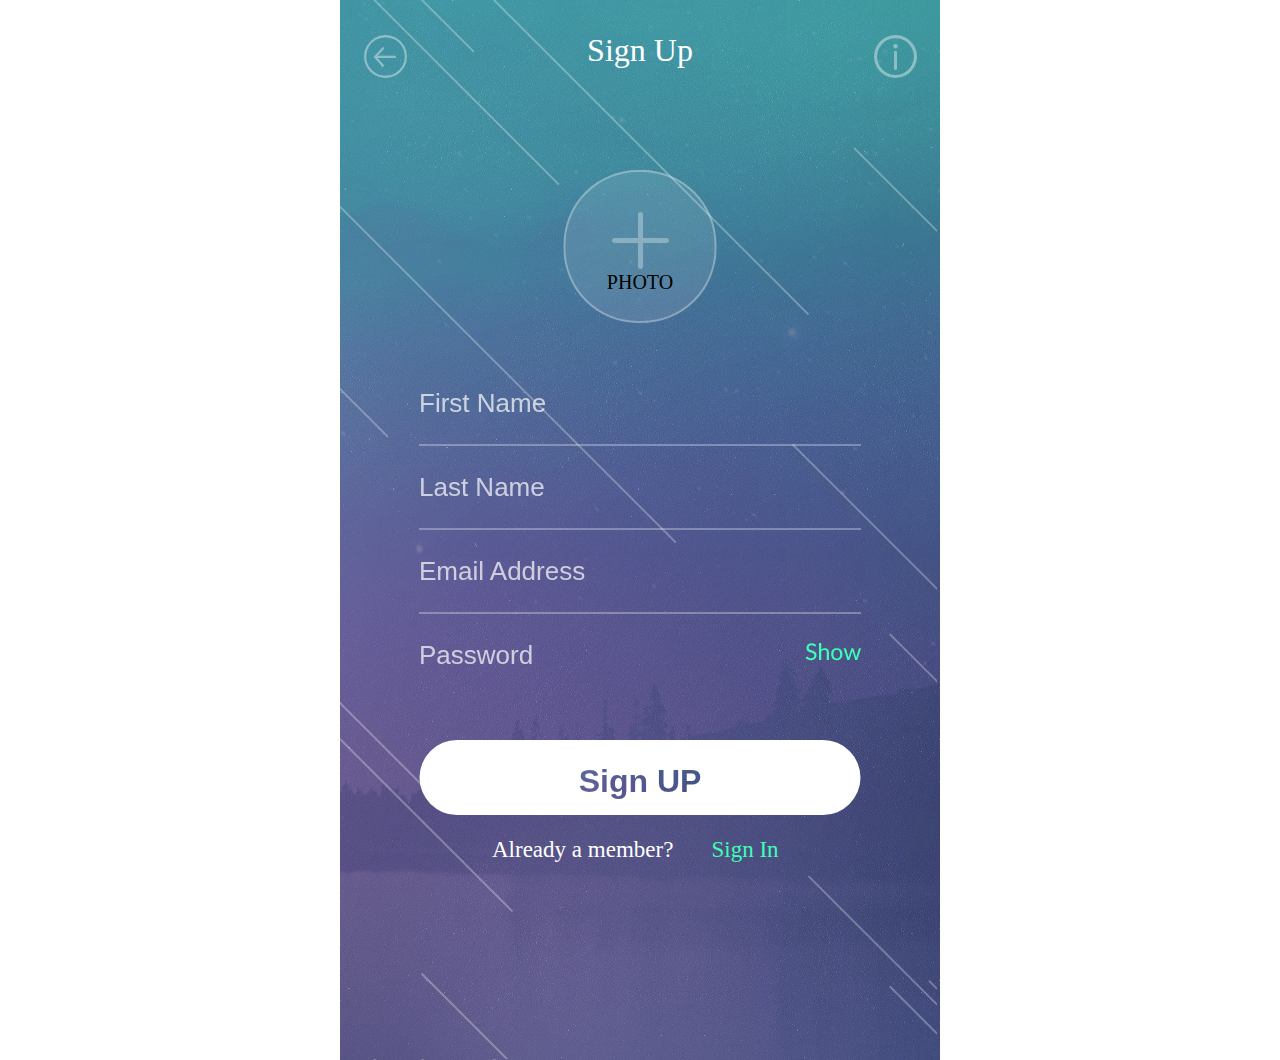
<file: sign-mrz-JsEdition/sign.html>
<!DOCTYPE html>
<html>

<head>
    <meta charset="UTF-8">
    <title>Sign Up</title>
    <link rel="stylesheet" href="style.css">
</head>

<body>

    <div class="page background">
        <!-- 背景模块 -->
        <div class="backgroundStyle backgroundMeteor"></div>
        <div class="backgroundStyle blackBorder"></div>
        <!-- 背景模块 -->

        <!-- 头部 -->
        <div class="header">
            <div class="iconfont iconl">
                <a href=""><span>&#xe8a6;</span></a>
            </div>
            <p class="headtxt">Sign Up</p>
            <div class="iconfont iconr">
                <a href=""><span>&#xe650;</span></a>
            </div>
        </div>
        <!-- 头部 -->
        <!-- 照片 -->
        <div class="selectionOne">
            <div id="mul">
                <span class="iconfont">&#xe613;</span>
            </div>
            <p class="selectionOneTxt">PHOTO
            <p>
        </div>
        <!-- 照片 -->
        <!-- 输入框 -->
        <div class="selectionTwo">
            <div>
                <input type="text" name="First Name" placeholder="First Name" class="inputBox line" />
            </div>

            <div>
                <input type="text" name="Last Name" placeholder="Last Name" class="inputBox line" />
            </div>

            <div>
                <input type="email" name="Email Address" placeholder="Email Address" class="inputBox line" />
            </div>

            <div>
                <label for="">
                    <img src="img/Show.png" alt="" class="show" id="eye">
                </label>
                <input type="password" name="password" placeholder="Password" class="inputBox" id="pwd" />
            </div>

            <!-- 设置password和text属性 -->
            <script>
                // 1.获取元素
                var eye = document.getElementById('eye');
                var pwd = document.getElementById('pwd');
                // 2.注册事件 处理程序
                var flag = 0;
                eye.onclick = function () {
                    // 点击一次之后，flag一定要变化
                    if (flag == 0) {
                        pwd.type = 'text';
                        eye.src = 'img/Hide.png';
                        flag = 1; //赋值操作
                    } else {
                        pwd.type = 'password';
                        eye.src = 'img/Show.png';
                        flag = 0;
                    }
                }
            </script>
            <!-- 设置password和text属性 -->
        </div>
        <!-- 输入框 -->
        <!-- 按钮 -->
        <div class="selectionThree">
            <button class="button" type="submit">
                <h1>Sign UP</h1>
            </button>
        </div>
        <!-- 按钮 -->
        <!-- 底部文字 -->
        <div class="footer">
            <p class="footTxt1">Already a member?</p>
            <a href="" class="footTxt2">Sign In</a>
        </div>
        <!-- 底部文字 -->
    </div>
</body>

</html>
</file>
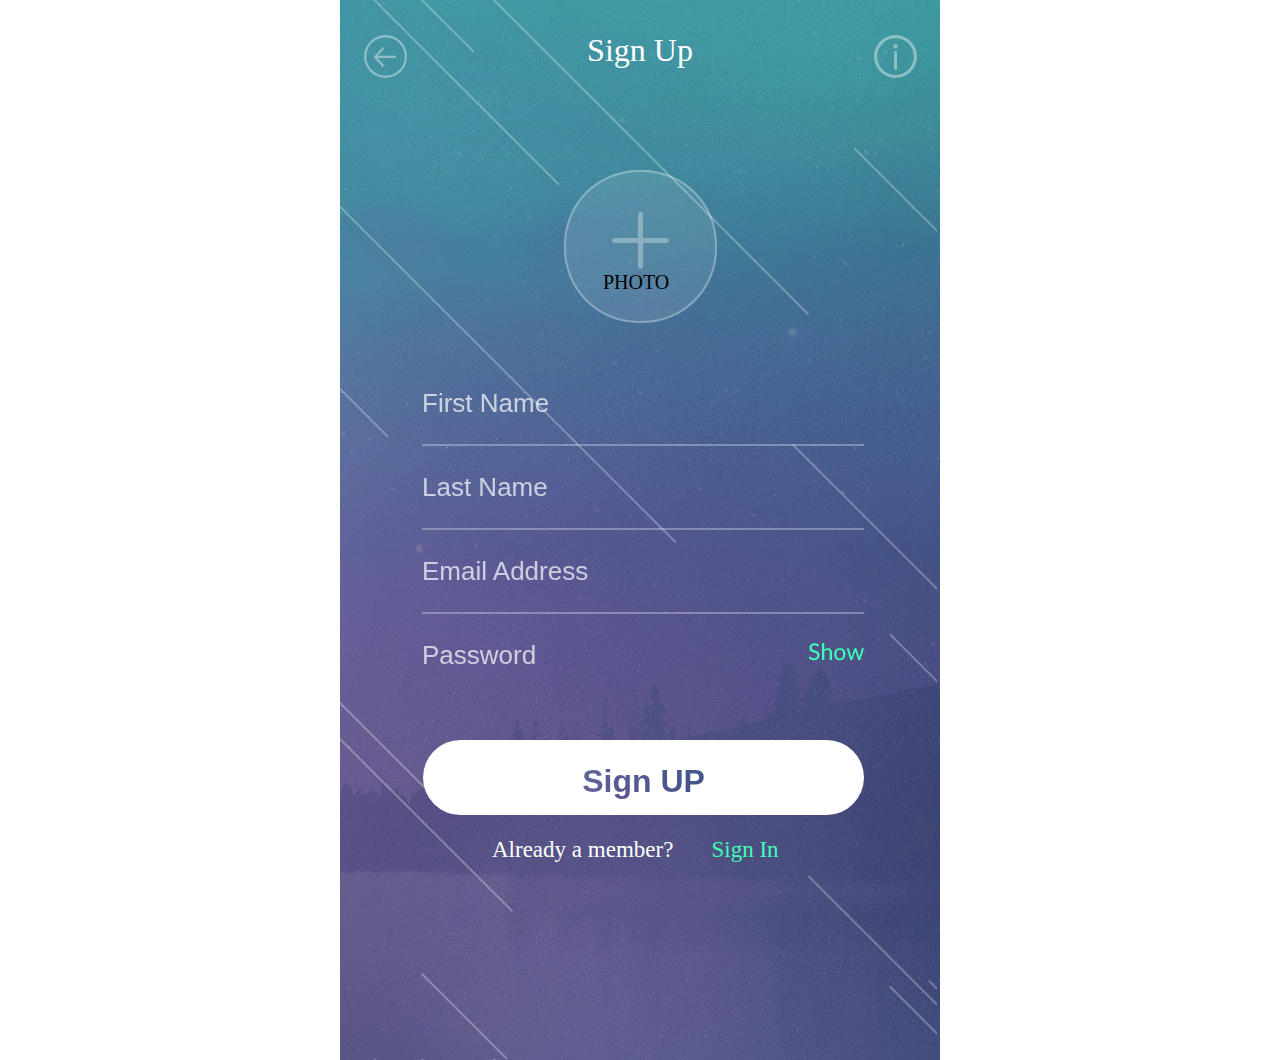
<file: sign/sign.html>
<!DOCTYPE html>
<html>

<head>
    <meta charset="UTF-8">
    <title>Sign Up</title>
    <link rel="stylesheet" href="style.css">
</head>

<body>

    <div class="page bg">
    <div class="back back1"></div>
    <div class="back back2"></div>
        <div class="header">
            <div class="iconfont iconl">
                <span>&#xe8a6;</span>
                <a href="" class="linkIconl"></a>
            </div>
            <p class="headtxt">Sign Up</p>
            <div class="iconfont iconr">
                <span>&#xe650;</span>
                <a href="" class="linkIconr"></a>
            </div>
        </div>
        <div class="selectionOne">
            <div id="mul">
                <span class="iconfont">&#xe613;</span>
            </div>
            <p class="selectionOneTxt">PHOTO
            <p>
        </div>
        <div class="selectionSec">
            <div>
                <input type="text" name="First Name" placeholder="First Name" class="inputBox line" />
            </div>
            <div>
                <input type="text" name="Last Name" placeholder="Last Name" class="inputBox line" />
            </div>
            <div>
                <input type="email" name="Email Address" placeholder="Email Address" class="inputBox line" />
            </div>
            <div>
                <label for="">
                    <img src="img/Show.png" alt="" class="show" id="eye">
                </label>
                <input type="password" name="password" placeholder="Password" class="inputBox" id="pwd" />
            </div>
            <script>
                // 1.获取元素
                var eye = document.getElementById('eye');
                var pwd = document.getElementById('pwd');
                // 2.注册事件 处理程序
                var flag = 0;
                eye.onclick = function () {
                    // 点击一次之后，flag一定要变化
                    if (flag == 0) {
                        pwd.type = 'text';
                        eye.src = 'img/Hide.png';
                        flag = 1; //赋值操作
                    } else {
                        pwd.type = 'password';
                        eye.src = 'img/Show.png';
                        flag = 0;
                    }
                }
            </script>
        </div>
        <div class="selectionThr">
            <button class="button" type="submit">
                <h1>Sign UP</h1>
            </button>
        </div>
        <div class="footer">
            <p class="footTxt1">Already a member?</p>
            <a class="footTxt2">Sign In</a>
        </div>
    </div>
</body>

</html>
</file>
<file: sign-mrz-JsEdition/style.css>
/* 基础设置开始 */
* {
    margin: 0;
    padding: 0;
    border: 0;
}

input {
    font-size: 26px;
    color: white;
}

button {
    cursor: pointer;
}

/* 隐藏小眼睛 */
input[type="password"]::-ms-reveal {
    display: none;
}

input[type="password"]::-ms-clear {
    display: none;
}

input[type="password"]::-o-clear {
    display: none;
}

/* 隐藏小眼睛 */
a {
    z-index: 100;
    text-decoration: none;
    color: white;
}

@font-face {
    font-family: 'iconfont';
    src: url('font/iconfont.woff2?t=1669304772186') format('woff2'),
        url('font/iconfont.woff?t=1669304772186') format('woff'),
        url('font/iconfont.ttf?t=1669304772186') format('truetype');
}

.page {
    position: relative;
    margin: auto;
    height: 1060px;
    justify-content: center;
}

.iconfont {
    position: absolute;
    font-family: "iconfont" !important;
    /* font-size: 16px; */
    font-style: normal;
    -webkit-font-smoothing: antialiased;
    -moz-osx-font-smoothing: grayscale;
    opacity: 0.4;
}

/* 基础设置结束 */



/* 背景设置开始 */
.background {
    background: url(img/Background.png) no-repeat;
    width: 600px;
}

.backgroundStyle {
    position: absolute;
    top: 0;
    width: 600px;
    height: 1060px;
}

.backgroundMeteor {
    background: url(img/bg1.png);
}

.blackBorder {
    background: url(img/bg2.png);
    opacity: 0.01;
}

/* 背景设置结束 */



/* 头部设置 */
.header {
    position: absolute;
    top: 32px;
    width: 600px;
    height: 49px;
    text-align: center;
    font-family: Lato Medium;
    font-size: 32px;
    color: white;
}

/* 退出图标设置 */
.header .iconl {
    top: 0;
    left: 21px;
    width: 49px;
    height: 49px;
    border-radius: 24.5px;
    font-size: 49px;
}

/* 头部文本 */
.header .headtxt {
    top: 8px;
    font-family: Lato Medium;
    font-size: 32px;
}

/* 详情页图标设置 */
.header .iconr {
    top: 0;
    right: 20px;
    width: 49px;
    height: 49px;
    border-radius: 24.5px;
    font-size: 49px;
}

/* 头部结束 */



/* selectionOne即photo部分开始 */
.selectionOne {
    position: relative;
    top: 170px;
    left: 50%;
    transform: translateX(-50%);
    width: 149px;
    height: 149px;
    background-color: rgba(255, 255, 255, 0.1);
    border: 2PX SOLID rgba(255, 255, 255, 0.3);
    border-radius: 74.5px;
    cursor: pointer;
}

/* 大加号设置 */
.selectionOne #mul {
    position: absolute;
    margin: auto;
    top: 36px;
    left: 50%;
    transform: translateX(-50%);
    width: 65px;
    height: 65px;
    font-size: 65px;
    color: white;
    opacity: 0.8;
}

/* 文本设置 */
.selectionOne .selectionOneTxt {
    position: absolute;
    top: 99px;
    left: 50%;
    transform: translateX(-50%);
    font-size: 20px;
}

/* selectionOne即photo部分结束 */



/* 输入栏部分开始 */
.selectionTwo {
    position: absolute;
    left: 50%;
    transform: translateX(-50%);
    top: 362px;
    width: 442px;
    height: 334px;
    display: flex;
    flex-direction: column;
    justify-content: space-evenly;
}

/* 输入框设置 */
.selectionTwo .inputBox {
    height: 82px;
    width: 442px;
    background-color: transparent;
    outline: none;
}

/* 改变输入后的文字样式 */
.selectionTwo input::placeholder {
    color: white;
    opacity: 0.7;
    font-size: 26px;
}

/* 替换小眼睛的Show */
.selectionTwo .show {
    position: absolute;
    font-size: 26px;
    right: 0;
    color: #3cffb5;
    bottom: 35px;
    background-color: transparent;
    cursor: pointer;
}

/* 输入框的底线 */
.selectionTwo .line {
    border-bottom: 2px solid rgba(255, 255, 255, 0.3);
}

/* 输入框结束 */



/* 按钮设置 */
.selectionThree {
    position: relative;
    top: 587px;
    left: 50%;
    transform: translateX(-50%);
    width: 441px;
    height: 75px;
}

/* 按钮样式设置 */
.selectionThree .button {
    position: absolute;
    width: 441px;
    height: 75px;
    border-radius: 50px;
    font-size: 32px;
    background: white;
    /* -webkit-text-fill-color: transparent;
    -webkit-background-clip: text; */
}
/* 穿透文字设置 */
.selectionThree h1 {
    position: absolute;
    top: 23px;
    left: 50%;
    transform: translateX(-50%);
    font-size: 32px;
    background: url(img/Background.png) 50% 50%;
    background-size: cover;
    color: transparent;
    -webkit-background-clip: text;
}

/* 按钮设置结束 */



/* 底部文字设置 */
.footer {
    position: absolute;
    margin: auto;
    bottom: 200px;
    width: 600px;
    height: 23px;
    text-align: center;
    color: white;
    font-size: 23px;
    display: flex;
    justify-content: center;
    align-items: baseline;
}

.footTxt1 {
    position: absolute;
    left: 152px;
    background-color: transparent;
    font-size: 23px;
}

.footTxt2 {
    position: absolute;
    right: 155px;
    width: 80px;
    height: 30px;
    background-color: transparent;
    font-size: 23px;
    color: #3cffb5;
}

/* 设置结束 */



/* 1.定位 
2.设置尺寸 
3.设置盒子替他元素属性 */
</file>
<file: sign/style.css>
* {
    margin: 0;
    padding: 0;
    border: 0;
}

input {
    font-size: 26px;
    color: white;
}

a {
    position: absolute;
    z-index: 100;
}

@font-face {
    font-family: 'iconfont';
    src: url('font/iconfont.woff2?t=1669304772186') format('woff2'),
        url('font/iconfont.woff?t=1669304772186') format('woff'),
        url('font/iconfont.ttf?t=1669304772186') format('truetype');
}

input[type="password"]::-ms-reveal {
    display: none;
}

input[type="password"]::-ms-clear {
    display: none;
}

input[type="password"]::-o-clear {
    display: none;
}
.iconfont {
    position: absolute;
    font-family: "iconfont" !important;
    /* font-size: 16px; */
    font-style: normal;
    -webkit-font-smoothing: antialiased;
    -moz-osx-font-smoothing: grayscale;
    opacity: 0.4;
}

.iconl {
    top: 0;
    left: 21px;
    width: 49px;
    height: 49px;
    border-radius: 24.5px;
    font-size: 49px;
}

.linkIconl {
    position: absolute;
    top: 0;
    width: 49px;
    height: 49px;
    border-radius: 24.5px;
}

.headtxt {
    top: 8px;
    font-family: Lato Medium;
    font-size: 32px;
}

.iconr {
    top: 0;
    right: 20px;
    width: 49px;
    height: 49px;
    border-radius: 24.5px;
    font-size: 49px;
}

.linkIconr {
    position: absolute;
    top: 0;
    width: 49px;
    height: 49px;
    border-radius: 24.5px;
}

.page {
    position: relative;
    margin: auto;
    height: 1060px;
    justify-content: center;
}

.back {
    position: absolute;
    top: 0;
    width: 600px;
    height: 1060px;
}
.back1 {
    background:url(img/bg1.png);
}
.back2 {
    background: url(img/bg2.png);
    opacity: 0.01;
}
.bg {
    background: url(img/Background.png) no-repeat;
    width: 600px;
}

.header {
    position: absolute;
    top: 32px;
    width: 600px;
    height: 49px;
    text-align: center;
    font-family: Lato Medium;
    font-size: 32px;
    color: white;
}

.selectionOne {
    position: relative;
    top: 170px;
    margin: auto;
    width: 149px;
    height: 149px;
    background-color: rgba(255, 255, 255, 0.1);
    border: 2PX SOLID rgba(255, 255, 255, 0.3);
    border-radius: 74.5px;
}

#mul {
    position: absolute;
    margin: auto;
    top: 36px;
    left: 50%;
    margin-left: -32.5px;
    width: 52px;
    height: 52px;
    font-size: 65px;
    color: white;
    opacity: 0.8;
}

.selectionOneTxt {
    position: absolute;
    top: 99px;
    left: 50%;
    margin-left: -37px;
    font-size: 20px;
}

.selectionSec {
    position: absolute;
    left: 82px;
    top: 362px;
    width: 442px;
    height: 334px;
    display: flex;
    flex-direction: column;
    justify-content: space-evenly;
}

.inputBox {
    height: 82px;
    width: 442px;
    background-color: transparent;
    outline: none;
}

input::placeholder {
    color: white;
    opacity: 0.7;
    font-size: 26px;
}

.show {
    position: absolute;
    font-size: 26px;
    right: 0;
    color: #3cffb5;
    bottom: 35px;
    background-color: transparent;
}

.line {
    border-bottom: 2px solid rgba(255, 255, 255, 0.3);
}

.selectionThr {
    position: relative;
    top: 587px;
    left: 83px;
    width: 441px;
    height: 75px;
}

.button {
    position: absolute;
    width: 441px;
    height: 75px;
    border-radius: 50px;
    font-size: 32px;
    -webkit-text-fill-color: transparent;
    -webkit-background-clip: text;
    background: white;
}
h1 {
    position: absolute;
    top: 23px;
    left: 50%;
    transform: translateX(-50%);
    font-size: 32px;
    background: url(img/Background.png) 50% 50%;
    background-size: cover;
    color: transparent;
    -webkit-background-clip: text;
}
.footer {
    position: absolute;
    margin: auto;
    bottom: 200px;
    width: 600px;
    height: 23px;
    text-align: center;
    color: white;
    font-size: 23px;
    display: flex;
    justify-content: center;
    align-items: baseline;
}

.footTxt1 {
    position: absolute;
    left: 152px;
    background-color: transparent;
    font-size: 23px;
}

.footTxt2 {
    right: 155px;
    width: 80px;
    height: 30px;
    background-color: transparent;
    font-size: 23px;
    color: #3cffb5;
}

/* 1.定位 
2.设置尺寸 
3.设置盒子替他元素属性 */
</file>
